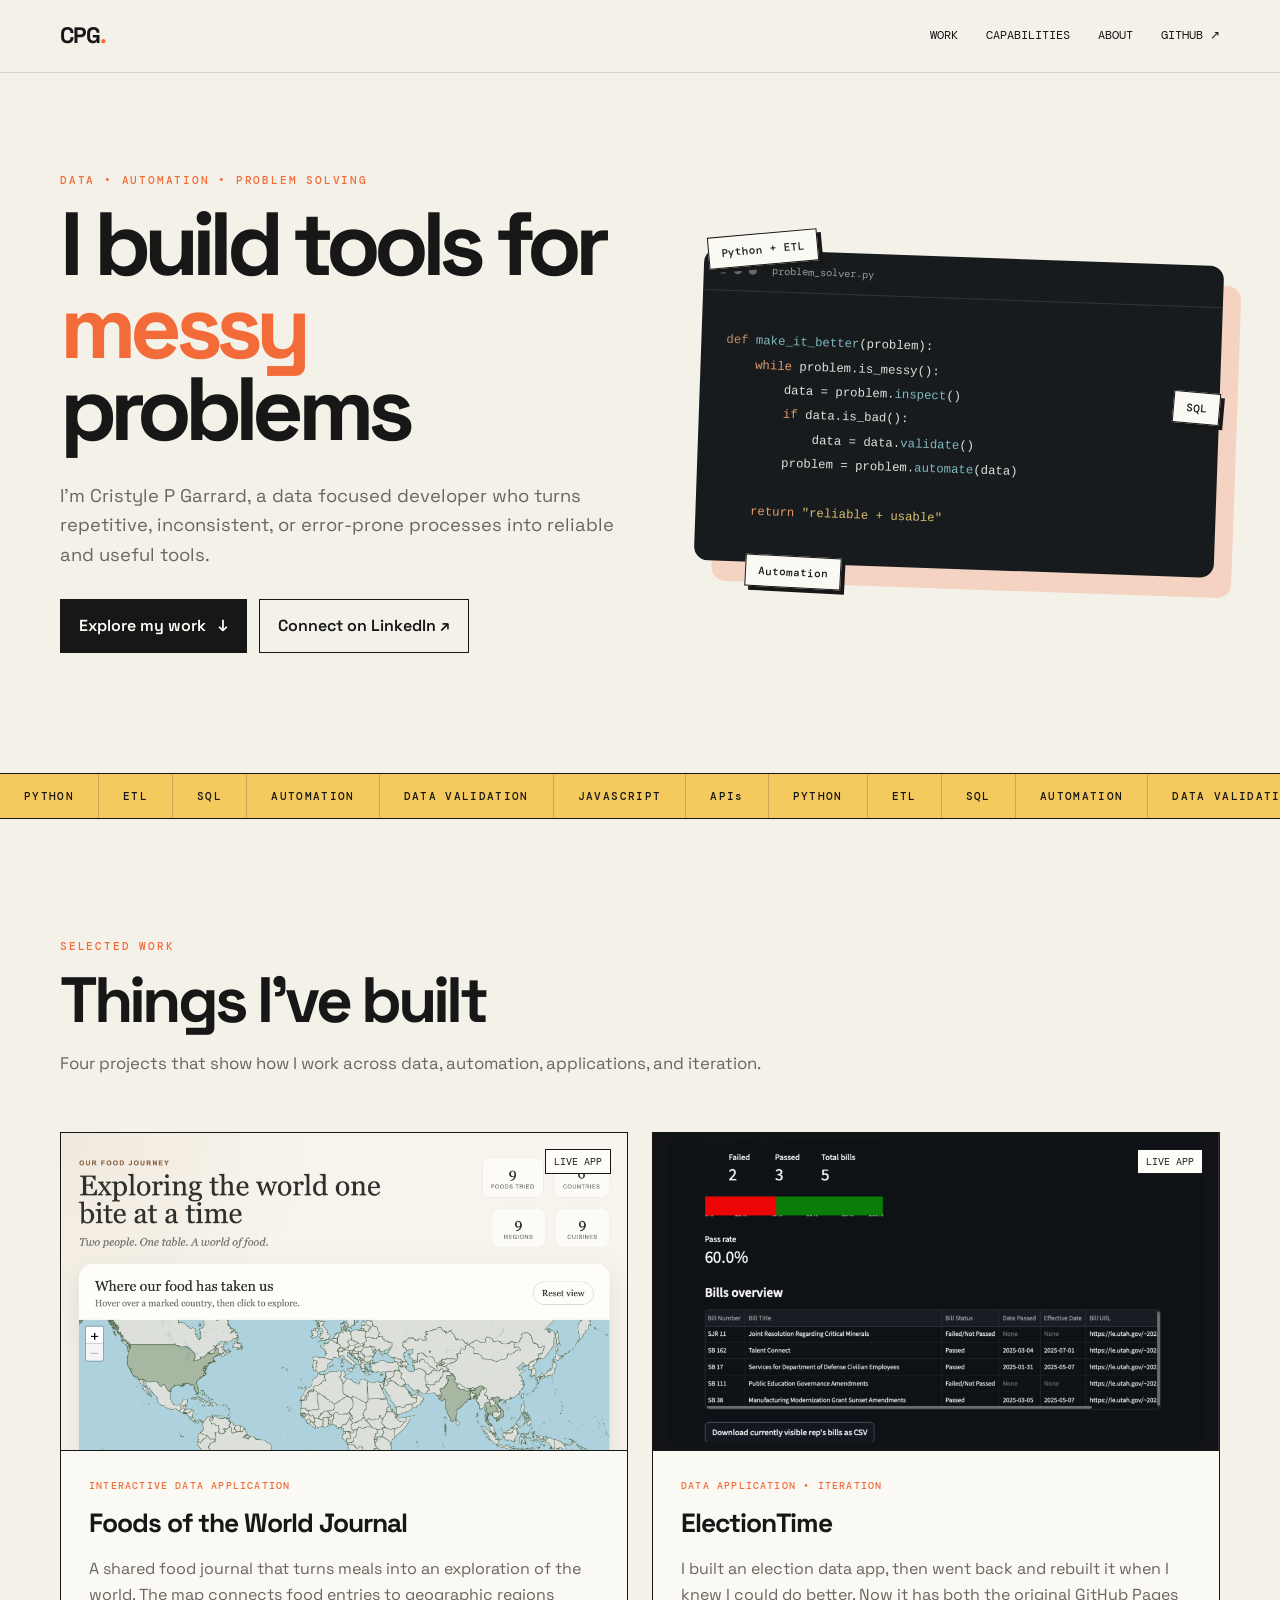
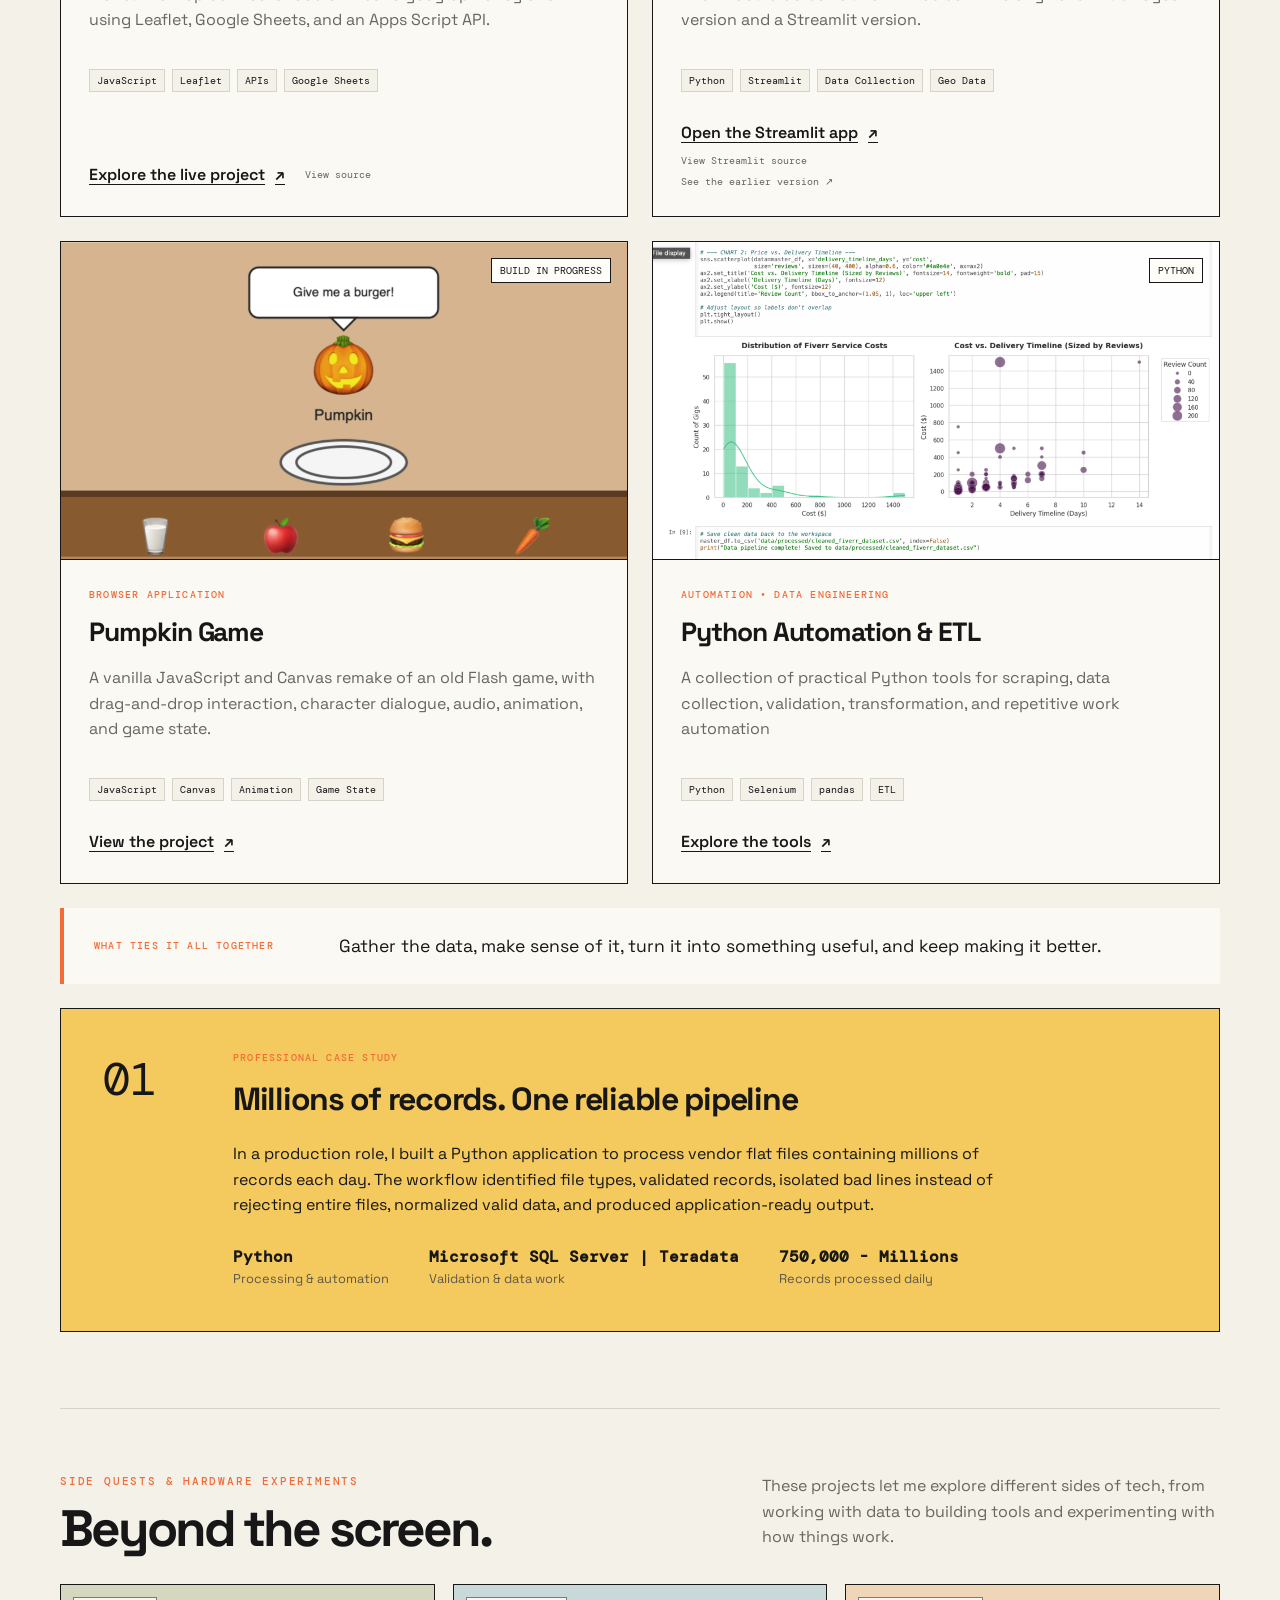
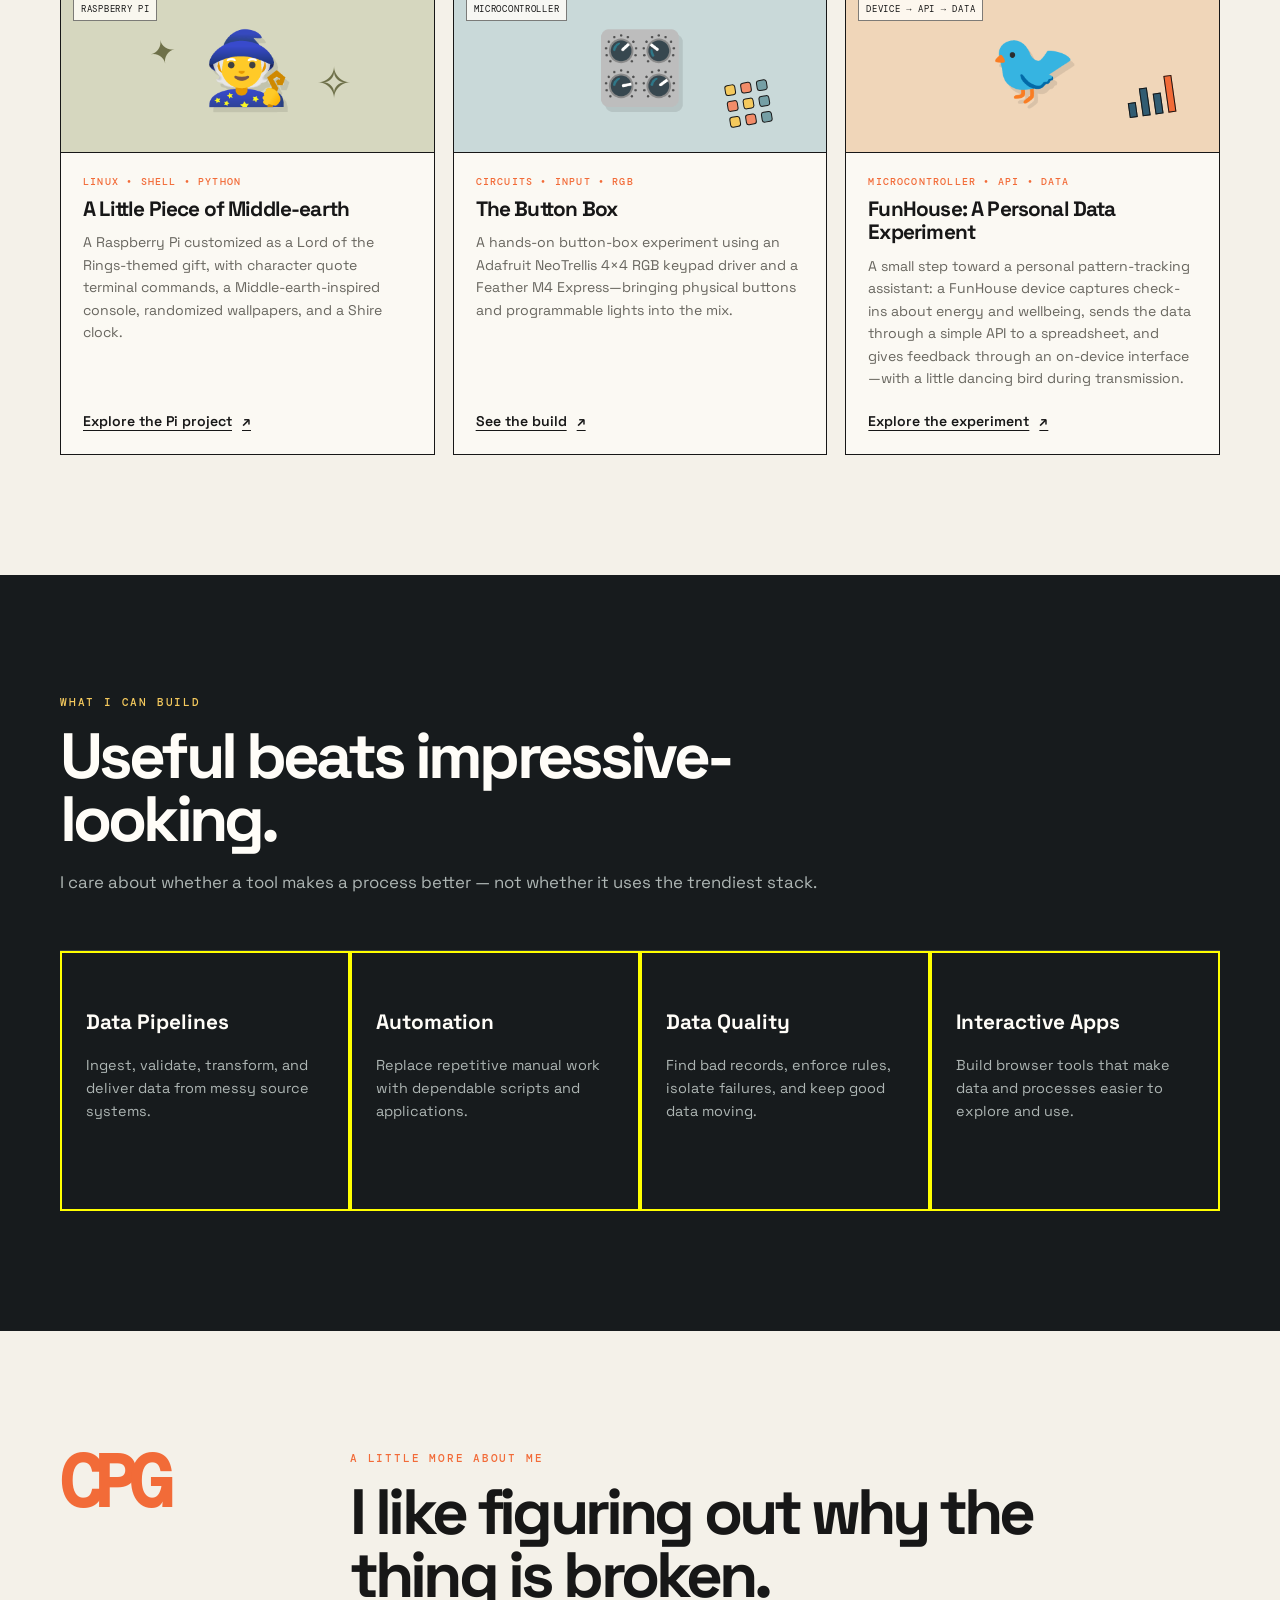
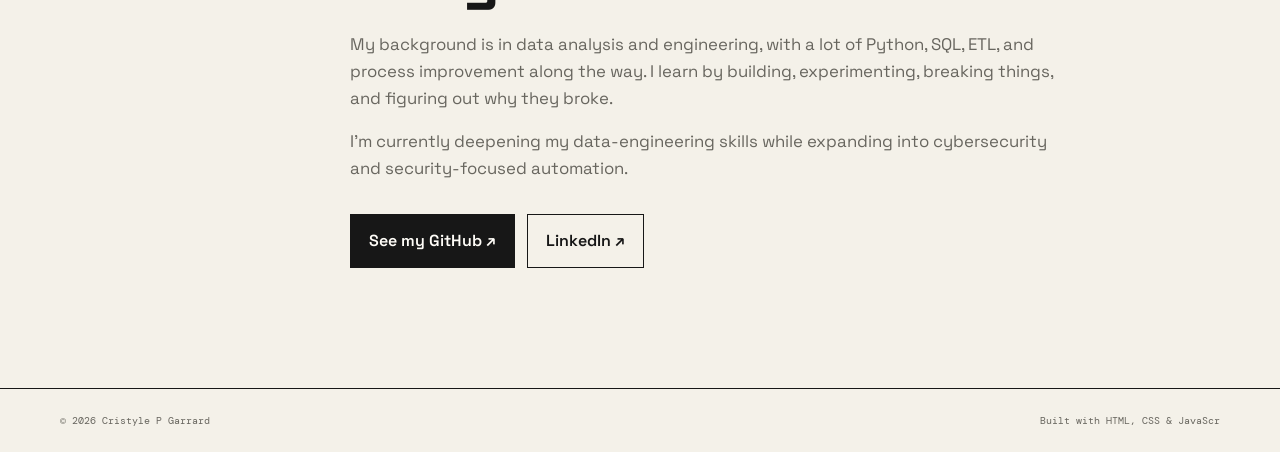
<file: index.html>
<!DOCTYPE html>
<html lang="en">
<head>
  <meta charset="UTF-8">
  <meta name="viewport" content="width=device-width, initial-scale=1.0">
  <meta name="description" content="Portfolio of Cristyle P Garrard — data engineering, Python, SQL, automation, and interactive applications.">
  <title>Cristyle P Garrard | Data Engineering & Automation</title>
  <link rel="stylesheet" href="style.css">
</head>
<body>
  <header class="site-header">
    <nav class="nav container" aria-label="Main navigation">
      <a class="brand" href="#top">CPG<span>.</span></a>
      <div class="nav-links">
        <a href="#work">Work</a>
        <a href="#capabilities">Capabilities</a>
        <a href="#about">About</a>
        <a href="https://github.com/CristylePGarrard" target="_blank" rel="noreferrer">GitHub ↗</a>
      </div>
    </nav>
  </header>

  <main id="top">
    <section class="hero container">
      <div class="hero-copy">
        <p class="eyebrow">DATA • AUTOMATION • PROBLEM SOLVING</p>
        <h1>I build tools for <em>messy</em> problems</h1>
        <p class="hero-text">
          I'm Cristyle P Garrard, a data focused developer who turns repetitive,
          inconsistent, or error-prone processes into reliable and useful tools.
        </p>
        <div class="hero-actions">
          <a class="button primary" href="#work">Explore my work <span>↓</span></a>
          <a class="button secondary" href="https://www.linkedin.com/in/cristylegarrard/" target="_blank" rel="noreferrer">Connect on LinkedIn ↗</a>
        </div>
      </div>

      <div class="hero-visual" aria-hidden="true">
        <div class="terminal">
          <div class="terminal-bar"><i></i><i></i><i></i><span>problem_solver.py</span></div>
          <pre><code><span class="muted">def</span> <span class="function">make_it_better</span>(problem):
    <span class="keyword">while</span> problem.is_messy():
        data = problem.<span class="function">inspect</span>()
        <span class="keyword">if</span> data.is_bad():
            data = data.<span class="function">validate</span>()
        problem = problem.<span class="function">automate</span>(data)

    <span class="keyword">return</span> <span class="string">"reliable + usable"</span></code></pre>
        </div>
        <div class="floating-chip chip-one">Python + ETL</div>
        <div class="floating-chip chip-two">SQL</div>
        <div class="floating-chip chip-three">Automation</div>
      </div>
    </section>

    <section class="ticker" aria-label="Skills">
      <div class="ticker-track">
        <span>PYTHON</span><span>ETL</span><span>SQL</span><span>AUTOMATION</span><span>DATA VALIDATION</span><span>JAVASCRIPT</span><span>APIs</span><span>PYTHON</span><span>ETL</span><span>SQL</span><span>AUTOMATION</span><span>DATA VALIDATION</span><span>JAVASCRIPT</span><span>APIs</span>
      </div>
    </section>

    <section id="work" class="section container">
      <div class="section-heading">
        <p class="eyebrow">SELECTED WORK</p>
        <h2>Things I've built</h2>
        <p>Four projects that show how I work across data, automation, applications, and iteration.</p>
      </div>

      <div class="project-grid">
        <article class="project-card project-flagship">
          <div class="project-art world-art">
            <span class="art-label">LIVE APP</span>
            <div class="map-dots"><span></span><span></span><span></span><span></span><span></span></div>
            <div class="project-icon">
              <img src="images/foodMap3.png" alt="World map project icon">
            </div>
          </div>
          <div class="project-content">
            <p class="project-type">INTERACTIVE DATA APPLICATION</p>
            <h3>Foods of the World Journal</h3>
            <p>A shared food journal that turns meals into an exploration of the world. The map connects food entries to geographic regions using Leaflet, Google Sheets, and an Apps Script API.</p>
            <div class="tags"><span>JavaScript</span><span>Leaflet</span><span>APIs</span><span>Google Sheets</span></div>
            <div class="project-links">
              <a href="https://cristylepgarrard.github.io/catsFood/" target="_blank" rel="noreferrer" class="text-link">Explore the live project <span>↗</span></a>
              <a href="https://github.com/CristylePGarrard/FoodsOfTheWorld_Journal" target="_blank" rel="noreferrer" class="source-link">View source</a>
            </div>
          </div>
        </article>

        <article class="project-card project-flagship">
          <div class="project-art election-art">
            <span class="art-label">LIVE APP</span>
            <div class="district-shapes"><i></i><i></i><i></i><i></i><i></i></div>
            <div class="project-icon">
              <img src="images/utahRepKPI3.png" alt="Dashboard">
            </div>
          </div>
          <div class="project-content">
            <p class="project-type">DATA APPLICATION • ITERATION</p>
            <h3>ElectionTime</h3>
            <p>I built an election data app, then went back and rebuilt it when I knew I could do better. Now it has both the original GitHub Pages version and a Streamlit version.</p>
            <div class="tags"><span>Python</span><span>Streamlit</span><span>Data Collection</span><span>Geo Data</span></div>
            <div class="project-links project-links-stack">
              <a href="https://cristylepgarrard-electiontime-streamlitapp-app-l2znfv.streamlit.app" target="_blank" rel="noreferrer" class="text-link">Open the Streamlit app <span>↗</span></a>
              <a href="https://github.com/CristylePGarrard/ElectionTime_StreamlitApp" target="_blank" rel="noreferrer" class="source-link">View Streamlit source</a>
              <a href="https://cristylepgarrard.github.io/ElectionTime/state_senate.html" target="_blank" rel="noreferrer" class="source-link">See the earlier version ↗</a>
            </div>
          </div>
        </article>

        <article class="project-card">
          <div class="project-art pumpkin-art">
            <span class="art-label">BUILD IN PROGRESS</span>
            <div class="project-icon">
              <img src="images/pumpkinGame2.png" alt="screenshot of pumpkin game">
            </div>
          </div>
          <div class="project-content">
            <p class="project-type">BROWSER APPLICATION</p>
            <h3>Pumpkin Game</h3>
            <p>A vanilla JavaScript and Canvas remake of an old Flash game, with drag-and-drop interaction, character dialogue, audio, animation, and game state.</p>
            <div class="tags"><span>JavaScript</span><span>Canvas</span><span>Animation</span><span>Game State</span></div>
            <div class="project-links">
              <a href="https://github.com/CristylePGarrard/pumpkin-game" target="_blank" rel="noreferrer" class="text-link">View the project <span>↗</span></a>
            </div>
          </div>
        </article>

        <article class="project-card">
          <div class="project-art python-art">
            <span class="art-label">PYTHON</span>
            <div class="project-icon">
              <img src="images/jupyterNotebookss.png" alt="screenshot of jupyter Notebook">
            </div>
          </div>
          <div class="project-content">
            <p class="project-type">AUTOMATION • DATA ENGINEERING</p>
            <h3>Python Automation & ETL</h3>
            <p>A collection of practical Python tools for scraping, data collection, validation, transformation, and repetitive work automation</p>
            <div class="tags"><span>Python</span><span>Selenium</span><span>pandas</span><span>ETL</span></div>
            <div class="project-links">
              <a href="https://cristylepgarrard.github.io/Portfolio/python_automation/python_automation_toolkit/" target="_blank" rel="noreferrer" class="text-link">Explore the tools <span>↗</span></a>
            </div>
          </div>
        </article>
      </div>

      <div class="work-note">
        <span>WHAT TIES IT ALL TOGETHER</span>
        <p>Gather the data, make sense of it, turn it into something useful, and keep making it better.</p>
      </div>

      <div class="case-study">
        <div class="case-number">01</div>
        <div>
          <p class="project-type">PROFESSIONAL CASE STUDY</p>
          <h3>Millions of records. One reliable pipeline</h3>
          <p>
            In a production role, I built a Python application to process vendor flat files
            containing millions of records each day. The workflow identified file types,
            validated records, isolated bad lines instead of rejecting entire files,
            normalized valid data, and produced application-ready output.
          </p>
          <div class="case-stats">
            <div><strong>Python</strong><span>Processing & automation</span></div>
            <div><strong>Microsoft SQL Server | Teradata </strong><span>Validation & data work</span></div>
            <div><strong>750,000 - Millions</strong><span>Records processed daily</span></div>
          </div>
        </div>
      </div>

      <section class="maker-section" aria-labelledby="maker-heading">
        <div class="maker-heading">
          <div>
            <p class="eyebrow">SIDE QUESTS & HARDWARE EXPERIMENTS</p>
            <h2 id="maker-heading">Beyond the screen.</h2>
          </div>
          <p>These projects let me explore different sides of tech, from working with data to building tools and experimenting with how things work.</p>
        </div>
        <div class="maker-grid">
          <article class="maker-card maker-middle-earth">
            <div class="maker-art" aria-hidden="true"><span class="maker-emoji">🧙</span><span class="maker-art-label">RASPBERRY PI</span><span class="maker-orbit orbit-one">✦</span><span class="maker-orbit orbit-two">✧</span></div>
            <div class="maker-content">
              <p class="project-type">LINUX • SHELL • PYTHON</p>
              <h3>A Little Piece of Middle-earth</h3>
              <p>A Raspberry Pi customized as a Lord of the Rings-themed gift, with character quote terminal commands, a Middle-earth-inspired console, randomized wallpapers, and a Shire clock.</p>
              <a class="text-link" href="https://github.com/CristylePGarrard/project_lotr_pi" target="_blank" rel="noreferrer">Explore the Pi project <span>↗</span></a>
            </div>
          </article>

          <article class="maker-card maker-button-box">
            <div class="maker-art" aria-hidden="true"><span class="maker-emoji">🎛️</span><span class="maker-art-label">MICROCONTROLLER</span><div class="button-matrix"><i></i><i></i><i></i><i></i><i></i><i></i><i></i><i></i><i></i></div></div>
            <div class="maker-content">
              <p class="project-type">CIRCUITS • INPUT • RGB</p>
              <h3>The Button Box</h3>
              <p>A hands-on button-box experiment using an Adafruit NeoTrellis 4×4 RGB keypad driver and a Feather M4 Express—bringing physical buttons and programmable lights into the mix.</p>
              <a class="text-link" href="https://github.com/CristylePGarrard/neotrellis_carboard_box" target="_blank" rel="noreferrer">See the build <span>↗</span></a>
            </div>
          </article>

          <article class="maker-card maker-funhouse">
            <div class="maker-art" aria-hidden="true"><span class="maker-emoji">🐦</span><span class="maker-art-label">DEVICE → API → DATA</span><div class="data-lines"><i></i><i></i><i></i><i></i></div></div>
            <div class="maker-content">
              <p class="project-type">MICROCONTROLLER • API • DATA</p>
              <h3>FunHouse: A Personal Data Experiment</h3>
              <p>A small step toward a personal pattern-tracking assistant: a FunHouse device captures check-ins about energy and wellbeing, sends the data through a simple API to a spreadsheet, and gives feedback through an on-device interface—with a little dancing bird during transmission.</p>
              <a class="text-link" href="https://github.com/CristylePGarrard/funhouse_project" target="_blank" rel="noreferrer">Explore the experiment <span>↗</span></a>
            </div>
          </article>
        </div>
      </section>
    </section>

    <section id="capabilities" class="dark-section">
      <div class="container">
        <div class="section-heading light">
          <p class="eyebrow">WHAT I CAN BUILD</p>
          <h2>Useful beats impressive-looking.</h2>
          <p>I care about whether a tool makes a process better — not whether it uses the trendiest stack.</p>
        </div>
        <div class="capability-grid">
          <div class="capability" style="border: 2px solid yellow; padding-top:3px;"><h3>Data Pipelines</h3><p>Ingest, validate, transform, and deliver data from messy source systems.</p></div>
          <div class="capability" style="border: 2px solid yellow; padding-top:3px;"><h3>Automation</h3><p>Replace repetitive manual work with dependable scripts and applications.</p></div>
          <div class="capability" style="border: 2px solid yellow; padding-top:3px;"><h3>Data Quality</h3><p>Find bad records, enforce rules, isolate failures, and keep good data moving.</p></div>
          <div class="capability" style="border: 2px solid yellow; padding-top:3px;"><h3>Interactive Apps</h3><p>Build browser tools that make data and processes easier to explore and use.</p></div>
        </div>
      </div>
    </section>

    <section id="about" class="section container about">
      <div class="about-marker">CPG</div>
      <div>
        <p class="eyebrow">A LITTLE MORE ABOUT ME</p>
        <h2>I like figuring out why the thing is broken.</h2>
        <p>
          My background is in data analysis and engineering, with a lot of Python,
          SQL, ETL, and process improvement along the way. I learn by building,
          experimenting, breaking things, and figuring out why they broke.
        </p>
        <p>
          I'm currently deepening my data-engineering skills while expanding into
          cybersecurity and security-focused automation.
        </p>
        <div class="about-links">
          <a class="button primary" href="https://github.com/CristylePGarrard" target="_blank" rel="noreferrer">See my GitHub ↗</a>
          <a class="button secondary" href="https://www.linkedin.com/in/cristylegarrard/" target="_blank" rel="noreferrer">LinkedIn ↗</a>
        </div>
      </div>
    </section>
  </main>

  <footer class="footer">
    <div class="container footer-inner">
      <span>© 2026 Cristyle P Garrard</span>
      <span>Built with HTML, CSS & JavaScr
</file>
<file: style.css>
@import url('https://fonts.googleapis.com/css2?family=DM+Mono:wght@400;500&family=Space+Grotesk:wght@400;500;600;700&display=swap');

:root {
  --ink: #171717;
  --paper: #f4f1e9;
  --cream: #fbf9f3;
  --orange: #f26b38;
  --yellow: #f4c95d;
  --blue: #315c72;
  --line: #d8d3c8;
  --muted: #68665f;
  --dark: #171b1d;
  --white: #fffdf8;
  --mono: "DM Mono", monospace;
  --sans: "Space Grotesk", sans-serif;
}

* { box-sizing: border-box; }
html { scroll-behavior: smooth; }
body { margin: 0; color: var(--ink); background: var(--paper); font-family: var(--sans); line-height: 1.6; }
a { color: inherit; }
.container { width: min(1160px, calc(100% - 48px)); margin: 0 auto; }

.site-header { position: sticky; top: 0; z-index: 20; background: rgba(244,241,233,.92); backdrop-filter: blur(12px); border-bottom: 1px solid var(--line); }
.nav { height: 72px; display: flex; align-items: center; justify-content: space-between; }
.brand { font-size: 1.4rem; font-weight: 700; text-decoration: none; letter-spacing: -.05em; }
.brand span { color: var(--orange); }
.nav-links { display: flex; gap: 28px; font-family: var(--mono); font-size: .75rem; text-transform: uppercase; }
.nav-links a { text-decoration: none; }
.nav-links a:hover { color: var(--orange); }

.hero { min-height: 700px; display: grid; grid-template-columns: 1.05fr .95fr; gap: 60px; align-items: center; padding-top: 70px; padding-bottom: 90px; }
.eyebrow { margin: 0 0 16px; color: var(--orange); font: 500 .7rem var(--mono); letter-spacing: .16em; }
.hero h1 { max-width: 720px; margin: 0; font-size: clamp(3.7rem, 7vw, 6.7rem); line-height: .92; letter-spacing: -.075em; }
.hero h1 em { color: var(--orange); font-style: normal; }
.hero-text { max-width: 600px; margin: 30px 0; font-size: 1.15rem; color: var(--muted); }
.hero-actions, .about-links { display: flex; gap: 12px; flex-wrap: wrap; }
.button { display: inline-flex; align-items: center; gap: 12px; padding: 13px 18px; border: 1px solid var(--ink); text-decoration: none; font-weight: 600; transition: transform .2s, box-shadow .2s, background .2s; }
.button:hover { transform: translate(-3px, -3px); box-shadow: 4px 4px 0 var(--ink); }
.button.primary { color: var(--white); background: var(--ink); }
.button.secondary { background: transparent; }

.hero-visual { position: relative; min-height: 430px; display: grid; place-items: center; }
.terminal { width: min(100%, 520px); background: var(--dark); color: #dce4d9; border-radius: 14px; box-shadow: 18px 20px 0 rgba(242,107,56,.22); transform: rotate(2deg); overflow: hidden; }
.terminal-bar { height: 42px; display: flex; align-items: center; gap: 7px; padding: 0 15px; border-bottom: 1px solid #303638; color: #929b98; font: .65rem var(--mono); }
.terminal-bar i { width: 8px; height: 8px; border-radius: 50%; background: #646b68; }
.terminal-bar span { margin-left: 8px; }
.terminal pre { padding: 25px; overflow-x: auto; font: .77rem/1.9 var(--mono); }
.terminal .muted { color: #c28f66; }
.terminal .function { color: #80b8bd; }
.terminal .keyword { color: #e39b6b; }
.terminal .string { color: #d9bd71; }
.floating-chip { position: absolute; padding: 8px 12px; border: 1px solid var(--ink); background: var(--cream); box-shadow: 4px 4px 0 var(--ink); font: 500 .68rem var(--mono); }
.chip-one { top: 35px; left: 2%; transform: rotate(-5deg); }
.chip-two { right: 0; top: 45%; transform: rotate(5deg); }
.chip-three { bottom: 40px; left: 9%; transform: rotate(3deg); }

.ticker { overflow: hidden; border-top: 1px solid var(--ink); border-bottom: 1px solid var(--ink); background: var(--yellow); }
.ticker-track { display: flex; width: max-content; animation: ticker 28s linear infinite; }
.ticker span { padding: 15px 24px; font: 500 .7rem var(--mono); letter-spacing: .12em; border-right: 1px solid rgba(23,23,23,.2); }
@keyframes ticker { to { transform: translateX(-50%); } }

.section { padding-top: 120px; padding-bottom: 120px; }
.section-heading { max-width: 760px; margin-bottom: 55px; }
.section-heading h2 { margin: 0 0 18px; font-size: clamp(2.5rem, 5vw, 4.7rem); line-height: .98; letter-spacing: -.06em; }
.section-heading p:last-child { margin: 0; color: var(--muted); font-size: 1.05rem; }

.project-grid { display: grid; grid-template-columns: repeat(2, minmax(0, 1fr)); gap: 24px; }
.project-card { border: 1px solid var(--ink); background: var(--cream); display: flex; flex-direction: column; min-width: 0; transition: transform .2s, box-shadow .2s; }
.project-card:hover { transform: translate(-4px, -4px); box-shadow: 7px 7px 0 var(--ink); }
.project-art {
    position: relative;
    aspect-ratio: 16 / 9;
    display: grid;
    place-items: center;
    overflow: hidden;
    width: 100%;
    border-bottom: 1px solid var(--ink);
}
.world-art { background: #cddbd4; }
.election-art { background: #d8d1e0; }
.pumpkin-art { background: #f0d5b7; }
.python-art { background: #cad4df; }
.project-icon {
    position: relative;
    inset: 0;
    display: flex;
    align-items: center;
    justify-content: center;
    z-index: 2;
    font-size: 5.5rem;
    filter: grayscale(.1);
    transition: transform .35s;
}
.project-icon img {
    width: 100%;
    height: 100%;
    object-fit: contain;
    object-position: center;
    display: block;
}

.maker-img {
    position: absolute;
        inset: 0;
        display: flex;
        align-items: center;
        justify-content: center;
        z-index: 2;
        filter: grayscale(.1);
        transition: transform .35s;
}

.maker-img img {
    width: 100%;
        height: 100%;
        aspect-ratio: 16 / 9;
        object-fit: contain;
        object-position: center;
        display: block;
}
.project-card:hover .project-icon { transform: scale(1.15) rotate(-4deg); }
.art-label { position: absolute; top: 16px; right: 16px; z-index: 3; padding: 5px 8px; border: 1px solid var(--ink); background: var(--white); font: .6rem var(--mono); }
.map-dots { position: absolute; inset: 0; opacity: .35; background-image: radial-gradient(circle, var(--blue) 1px, transparent 1.5px); background-size: 24px 24px; }
.district-shapes { position: absolute; inset: 0; opacity: .45; transform: rotate(-8deg) scale(1.2); }
.district-shapes i { position: absolute; display: block; border: 2px solid var(--blue); background: rgba(255,255,255,.25); }
.district-shapes i:nth-child(1) { width: 180px; height: 120px; left: 8%; top: 12%; transform: rotate(9deg); }
.district-shapes i:nth-child(2) { width: 150px; height: 170px; right: 9%; top: 6%; transform: rotate(-12deg); }
.district-shapes i:nth-child(3) { width: 210px; height: 95px; left: 22%; bottom: 10%; transform: rotate(-6deg); }
.district-shapes i:nth-child(4) { width: 95px; height: 150px; right: 28%; bottom: 0; transform: rotate(18deg); }
.district-shapes i:nth-child(5) { width: 130px; height: 75px; left: 2%; bottom: 5%; transform: rotate(4deg); }
.code-symbol { font: 700 5rem var(--mono); color: var(--blue); }
.project-content { padding: 28px; display: flex; flex-direction: column; flex: 1; }
.project-type { margin: 0 0 10px; color: var(--orange); font: 500 .62rem var(--mono); letter-spacing: .12em; }
.project-content h3 { margin: 0 0 12px; font-size: 1.65rem; letter-spacing: -.04em; }
.project-content p:not(.project-type) { color: var(--muted); margin-top: 0; }
.tags { display: flex; flex-wrap: wrap; gap: 7px; margin: 20px 0; }
.tags span { padding: 4px 7px; background: var(--paper); border: 1px solid var(--line); font: .62rem var(--mono); }
.project-links { display: flex; flex-wrap: wrap; align-items: center; gap: 14px 20px; margin-top: auto; padding-top: 8px; }
.project-links-stack { align-items: flex-start; flex-direction: column; gap: 8px; }
.text-link { display: inline-flex; gap: 10px; font-weight: 600; text-decoration-thickness: 1px; text-underline-offset: 4px; }
.text-link:hover { color: var(--orange); }
.source-link { color: var(--muted); font: .65rem var(--mono); text-decoration: none; }
.source-link:hover { color: var(--orange); }

.work-note { margin-top: 24px; padding: 24px 30px; border-left: 4px solid var(--orange); background: var(--cream); display: grid; grid-template-columns: 220px 1fr; gap: 25px; align-items: center; }
.work-note span { font: 500 .62rem var(--mono); letter-spacing: .12em; color: var(--orange); }
.work-note p { margin: 0; font-size: 1.1rem; }

.case-study { margin-top: 24px; display: grid; grid-template-columns: 100px 1fr; gap: 30px; padding: 42px; border: 1px solid var(--ink); background: var(--yellow); }
.case-number { font: 2.8rem var(--mono); }
.case-study h3 { margin: 0 0 15px; font-size: 2rem; letter-spacing: -.04em; }
.case-study p { max-width: 800px; }
.case-stats { display: flex; gap: 40px; margin-top: 28px; flex-wrap: wrap; }
.case-stats div { display: grid; gap: 2px; }
.case-stats strong { font: 600 1rem var(--mono); }
.case-stats span { color: #5f584a; font-size: .8rem; }

/* Small maker-projects section: a playful counterpoint to the main portfolio work. */
.maker-section { margin-top: 76px; padding-top: 64px; border-top: 1px solid var(--line); }
.maker-heading { display: grid; grid-template-columns: 1fr .7fr; gap: 48px; align-items: end; margin-bottom: 30px; }
.maker-heading h2 { margin: 0; font-size: clamp(2.4rem, 4vw, 3.8rem); line-height: .98; letter-spacing: -.06em; }
.maker-heading > p { max-width: 470px; margin: 0 0 4px; color: var(--muted); }
.maker-grid { display: grid; grid-template-columns: repeat(3, minmax(0, 1fr)); gap: 18px; }
.maker-card { min-width: 0; border: 1px solid var(--ink); background: var(--cream); display: flex; flex-direction: column; transition: transform .2s, box-shadow .2s; }
.maker-card:hover { transform: translate(-3px, -3px); box-shadow: 6px 6px 0 var(--ink); }
.maker-art {
    min-height: 168px;
    /*aspect-ratio: 9/16;*/
    position: relative;
    display: grid;
    place-items: center;
    overflow: hidden;
    border-bottom: 1px solid var(--ink);
}
.maker-middle-earth .maker-art { background: #d6d7bf; }
.maker-button-box .maker-art { background: #c9d9d9; }
.maker-funhouse .maker-art { background: #f0d6b9; }
.maker-art-label { position: absolute; top: 12px; left: 12px; font: .55rem var(--mono); letter-spacing: .08em; padding: 5px 7px; background: rgba(255,253,248,.85); border: 1px solid rgba(23,23,23,.55); }
.maker-emoji {
    position: relative;
    z-index: 1;
    font-size: 4.4rem;
    filter: drop-shadow(4px 5px 0 rgba(23,23,23,.1));
}
.maker-orbit { position: absolute; color: #6e7049; font-size: 2rem; }
.orbit-one { top: 25%; left: 24%; transform: rotate(-12deg); }
.orbit-two { bottom: 20%; right: 22%; font-size: 2.7rem; }
.button-matrix { position: absolute; right: 15%; bottom: 16%; display: grid; grid-template-columns: repeat(3, 11px); gap: 5px; transform: rotate(-9deg); }
.button-matrix i { width: 11px; height: 11px; border: 1px solid var(--ink); border-radius: 3px; background: var(--yellow); }
.button-matrix i:nth-child(2n) { background: #f28c69; }
.button-matrix i:nth-child(3n) { background: #759fa5; }
.data-lines { position: absolute; right: 12%; bottom: 22%; display: flex; align-items: end; gap: 5px; height: 38px; transform: rotate(-8deg); }
.data-lines i { width: 8px; background: #315c72; border: 1px solid var(--ink); }
.data-lines i:nth-child(1) { height: 15px; }
.data-lines i:nth-child(2) { height: 28px; }
.data-lines i:nth-child(3) { height: 21px; }
.data-lines i:nth-child(4) { height: 37px; background: var(--orange); }
.maker-content { padding: 22px; display: flex; flex-direction: column; flex: 1; align-items: flex-start; }
.maker-content h3 { margin: 0 0 10px; font-size: 1.3rem; line-height: 1.12; letter-spacing: -.04em; }
.maker-content p:not(.project-type) { color: var(--muted); font-size: .88rem; margin: 0 0 20px; }
.maker-content .text-link { margin-top: auto; font-size: .88rem; }

.dark-section { padding: 120px 0; color: var(--white); background: var(--dark); }
.light .eyebrow { color: var(--yellow); }
.light h2 { color: var(--white); }
.light p:last-child { color: #aeb6b4; }
.capability-grid { display: grid; grid-template-columns: repeat(4, 1fr); border-top: 1px solid #394144; }
.capability { min-height: 260px; padding: 28px 24px; border-right: 1px solid #394144; }
.capability:first-child { border-left: 1px solid #394144; }
.capability span { font: .65rem var(--mono); color: var(--yellow); }
.capability h3 { margin: 50px 0 12px; font-size: 1.3rem; }
.capability p { color: #aeb6b4; font-size: .9rem; }

.about { display: grid; grid-template-columns: 220px 1fr; gap: 70px; align-items: start; }
.about-marker { font: 700 4.5rem/.9 var(--mono); color: var(--orange); letter-spacing: -.12em; }
.about h2 { max-width: 760px; margin: 0 0 24px; font-size: clamp(2.4rem, 5vw, 4.5rem); line-height: .98; letter-spacing: -.06em; }
.about p:not(.eyebrow) { max-width: 720px; color: var(--muted); font-size: 1.05rem; }
.about-links { margin-top: 32px; }

.footer { border-top: 1px solid var(--ink); padding: 25px 0; font: .65rem var(--mono); }
.footer-inner { display: flex; justify-content: space-between; gap: 20px; color: var(--muted); }

@media (max-width: 1000px) {
  .maker-grid { grid-template-columns: 1fr 1fr; }
  .maker-card:last-child { grid-column: 1 / -1; }
}
@media (max-width: 850px) {
  .maker-heading { grid-template-columns: 1fr; gap: 12px; }
  .hero { grid-template-columns: 1fr; min-height: auto; padding-top: 70px; }
  .hero-visual { min-height: 360px; }
  .project-grid { grid-template-columns: 1fr; }
  .project-art { min-height: 280px; }
  .capability-grid { grid-template-columns: 1fr 1fr; }
  .capability:nth-child(3) { border-left: 1px solid #394144; }
  .capability:nth-child(4) { border-top: 1px solid #394144; }
  .about { grid-template-columns: 1fr; gap: 25px; }
  .work-note { grid-template-columns: 1fr; gap: 8px; }
}
@media (max-width: 600px) {
  .maker-grid { grid-template-columns: 1fr; }
  .maker-card:last-child { grid-column: auto; }
  .maker-section { margin-top: 54px; padding-top: 48px; }
  .container { width: min(100% - 30px, 1160px); }
  .nav-links a:nth-child(-n+2) { display: none; }
  .hero h1 { font-size: 3.5rem; }
  .terminal pre { font-size: .65rem; padding: 18px; }
  .floating-chip { display: none; }
  .section, .dark-section { padding-top: 80px; padding-bottom: 80px; }
  .case-study { grid-template-columns: 1fr; padding: 28px; }
  .case-number { font-size: 2rem; }
  .capability-grid { grid-template-columns: 1fr; }
  .capability, .capability:first-child, .capability:nth-child(3) { border-left: 1px solid #394144; border-right: 1px solid #394144; }
  .capability:nth-child(2) { border-top: 1px solid #394144; }
  .footer-inner { flex-direction: column; }
}
@media (prefers-reduced-motion: reduce) {
  html { scroll-behavior: auto; }
  .ticker-track { animation: none; }
  .button, .project-icon { transition: none; }
}
</file>
